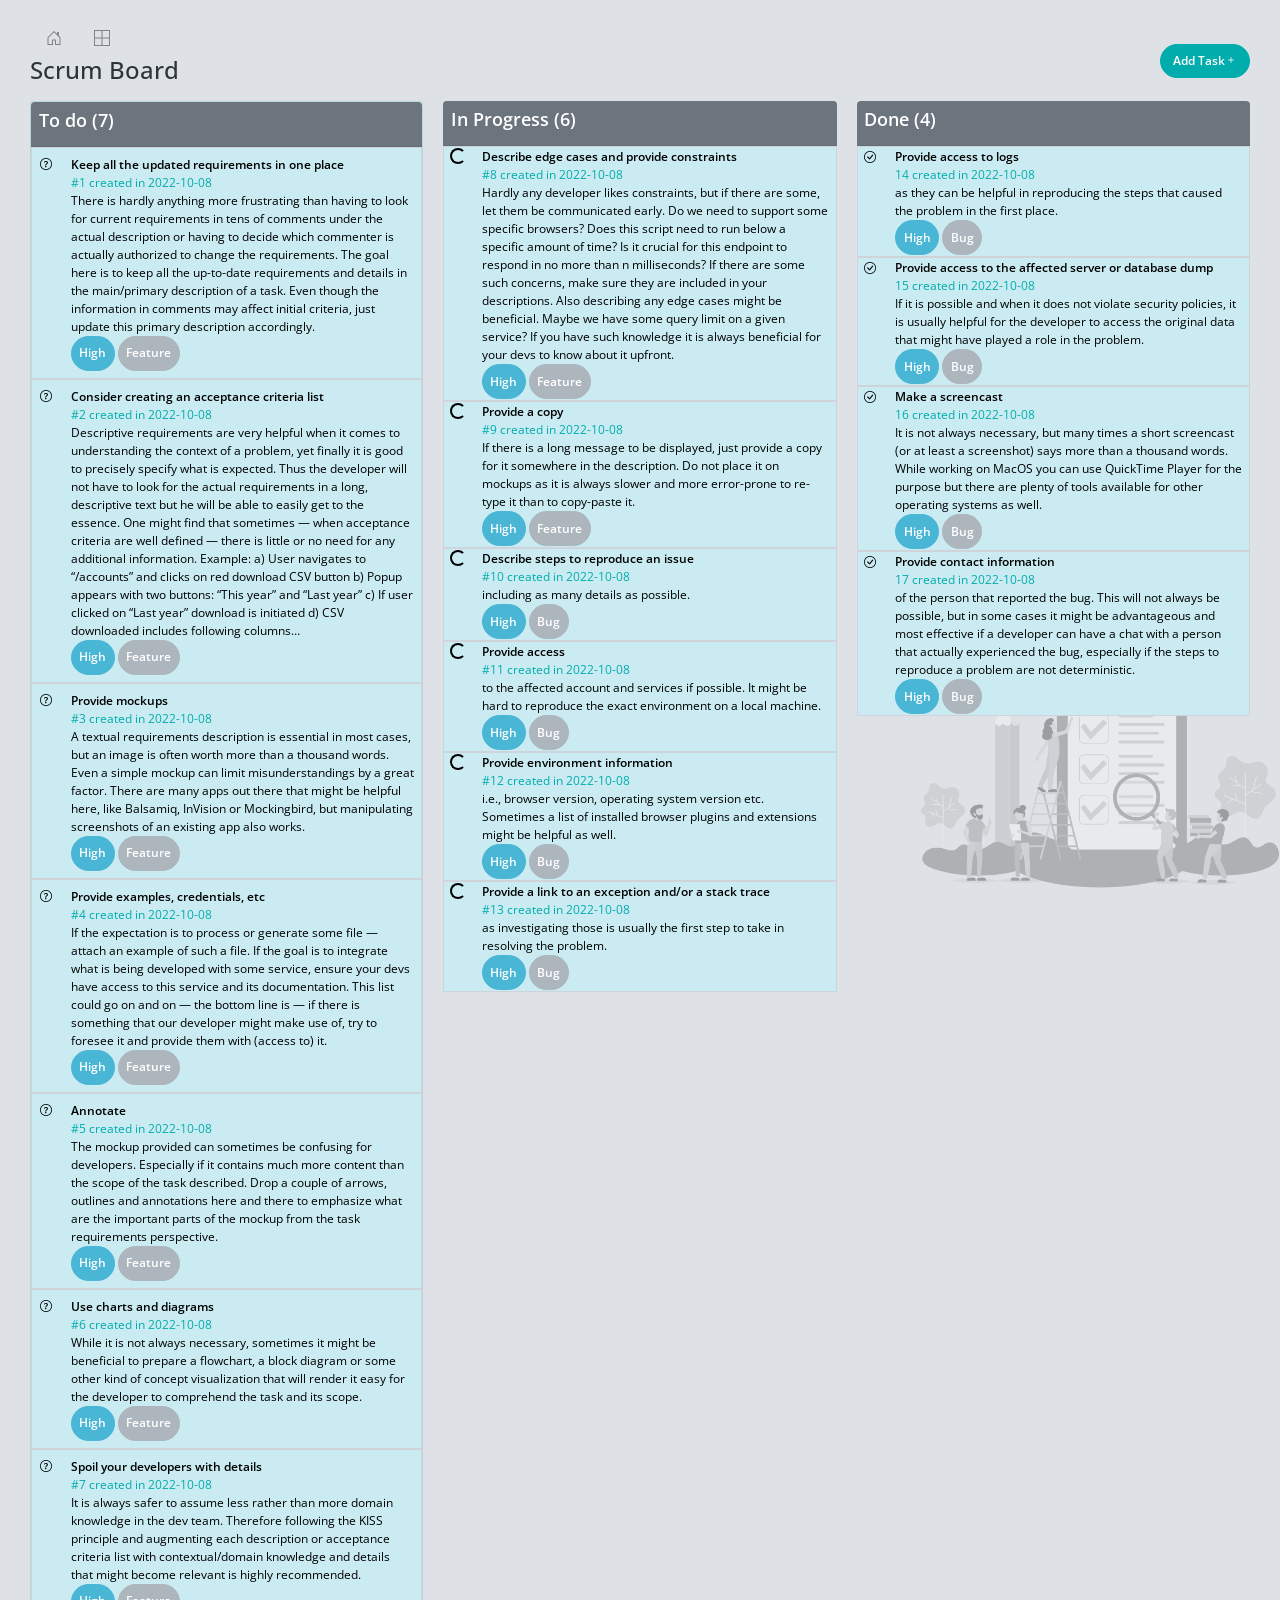
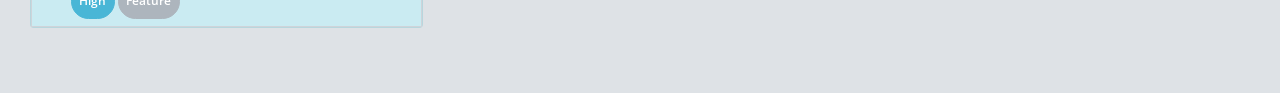
<file: index.html>
<!DOCTYPE html>
<html lang="en" >
<head>
	<meta charset="utf-8" />
	<title>YouCode | Scrum Board</title>
	<meta content="width=device-width, initial-scale=1.0, maximum-scale=1.0, user-scalable=no" name="viewport" />
	<meta content="" name="description" />
	<meta content="" name="author" />		
	<!-- ================== BEGIN core-css ================== -->
	<link href="https://fonts.googleapis.com/css?family=Open+Sans:300,400,600,700" rel="stylesheet" />
	<link href="assets/css/vendor.min.css" rel="stylesheet" />
	<link href="assets/css/default/app.min.css" rel="stylesheet" />
	<link href="assets/css/style.css" rel="stylesheet" />
	<link rel="stylesheet" href="https://cdn.jsdelivr.net/npm/bootstrap-icons@1.9.1/font/bootstrap-icons.css">
	<!-- ================== END core-css ================== -->
</head>
<body>

	<!-- BEGIN #app -->
	<div id="app" class="app-without-sidebar">
		<!-- BEGIN #content -->
		<div id="content" class="app-content main-style">
			<div class="d-flex justify-content-between">
				<div>
					<ol class="nav">
						<li class=""><a class="nav-link" href="javascript:;"><svg xmlns="http://www.w3.org/2000/svg" width="16" height="16" fill="currentColor" class="bi bi-house-door" viewBox="0 0 16 16">
							<path d="M8.354 1.146a.5.5 0 0 0-.708 0l-6 6A.5.5 0 0 0 1.5 7.5v7a.5.5 0 0 0 .5.5h4.5a.5.5 0 0 0 .5-.5v-4h2v4a.5.5 0 0 0 .5.5H14a.5.5 0 0 0 .5-.5v-7a.5.5 0 0 0-.146-.354L13 5.793V2.5a.5.5 0 0 0-.5-.5h-1a.5.5 0 0 0-.5.5v1.293L8.354 1.146zM2.5 14V7.707l5.5-5.5 5.5 5.5V14H10v-4a.5.5 0 0 0-.5-.5h-3a.5.5 0 0 0-.5.5v4H2.5z"/>
						  </svg></a></li>
						<li class=""><a class="nav-link" href=""><svg xmlns="http://www.w3.org/2000/svg" width="16" height="16" fill="currentColor" class="bi bi-border-all" viewBox="0 0 16 16">
							<path d="M0 0h16v16H0V0zm1 1v6.5h6.5V1H1zm7.5 0v6.5H15V1H8.5zM15 8.5H8.5V15H15V8.5zM7.5 15V8.5H1V15h6.5z"/>
						  </svg></a></li>
					</ol>
					<!-- BEGIN page-header -->
					<h1 class="page-header">
						Scrum Board 
					</h1>
					<!-- END page-header -->
				</div>
				
				<div class="d-flex align-items-center">
					<button class="btn btn-success  rounded-pill"data-bs-toggle="modal" data-bs-target="#exampleModal" onclick="saveButon()"> Add Task<i class="bi bi-plus"></i></button>
				</div>
			</div>
			
			<div class="row">
				<div class="col-sm-12 col-md-6 col-lg-4">
					<div class="card mb-5">
						<div class="card-header p-2 text-white rounded-top bg-secondary">
							<h4 class="">To do (<span id="to-do-tasks-count"></span>)</h4>

						</div>
						<div class="" id="to_do">
							<!-- TO DO TASKS HERE  -->
							<button class="p-2 d-flex text-start border w-100" style="background-color:#CAEBF2;">
								<div class="col-md-1">
									<i class="bi bi-question-circle"></i> 
								</div>
								<div class="col-md-11">
									<div class="fw-bold">Keep all the updated requirements in one place</div>
									<div class="">
										<div class="text-success">#1 created in 2022-10-08</div>
										<div class="" title="There is hardly anything more frustrating than having to look for current requirements in tens of comments under the actual description or having to decide which commenter is actually authorized to change the requirements. The goal here is to keep all the up-to-date requirements and details in the main/primary description of a task. Even though the information in comments may affect initial criteria, just update this primary description accordingly.">There is hardly anything more frustrating than having t...</div>
									</div>
									<div class="">
										<span class="btn btn-info rounded-pill p-2">High</span>
										<span class="btn btn-gray-500 rounded-pill p-2">Feature</span>
									</div>
								</div>
							</button>
							<button class="d-flex text-start border w-100" style="background-color:#CAEBF2;">
								<div class="col-md-1">
									<i class="bi bi-question-circle"></i> 
								</div>
								<div class="col-md-11">
									<div class="fw-bold">Consider creating an acceptance criteria list</div>
									<div class="">
										<div class="text-success">#2 created in 2022-10-08</div>
										<div class="" title="Descriptive requirements are very helpful when it comes to understanding the context of a problem, yet finally it is good to precisely specify what is expected. Thus the developer will not have to look for the actual requirements in a long, descriptive text but he will be able to easily get to the essence. One might find that sometimes — when acceptance criteria are well defined — there is little or no need for any additional information. Example:
						a) User navigates to “/accounts” and clicks on red download CSV button
						b) Popup appears with two buttons: “This year” and “Last year”
						c) If user clicked on “Last year” download is initiated
						d) CSV downloaded includes following columns…">Descriptive requirements are very helpful when it comes...</div>
									</div>
									<div class="">
										<span class="btn btn-info rounded-pill p-2">High</span>
										<span class="btn btn-gray-500 rounded-pill p-2"">Feature</span>
									</div>
								</div>
							</button>
							 <button class="d-flex text-start border w-100" style="background-color:#CAEBF2;">
								<div class="col-md-1">
									<i class="bi bi-question-circle"></i> 
								</div>
								<div class="col-md-11">
									<div class="fw-bold"">Provide examples, credentials, etc</div>
									<div class="">
										<div class="text-success">#3 created in 2022-10-08</div>
										<div class="" title="If the expectation is to process or generate some file — attach an example of such a file. If the goal is to integrate what is being developed with some service, ensure your devs have access to this service and its documentation. This list could go on and on — the bottom line is — if there is something that our developer might make use of, try to foresee it and provide them with (access to) it.">If the expectation is to process or generate some file ...</div>
									</div>
									<div class="">
										<span class="btn btn-info rounded-pill p-2">High</span>
										<span class="btn btn-gray-500 rounded-pill p-2">Feature</span>
									</div>
								</div>
							</button> 
							 <button class="d-flex text-start border w-100" style="background-color:#CAEBF2;">
								<div class="col-md-1">
									<i class="bi bi-question-circle"></i> 
								</div>
								<div class="col-md-11">
									<div class="fw-bold">Annotate</div>
									<div class="">
										<div class="text-success">#4 created in 2022-10-08</div>
										<div class="" title="The mockup provided can sometimes be confusing for developers. Especially if it contains much more content than the scope of the task described. Drop a couple of arrows, outlines and annotations here and there to emphasize what are the important parts of the mockup from the task requirements perspective.">The mockup provided can sometimes be confusing for deve...</div>
									</div>
									<div class="">
										<span class="btn btn-info rounded-pill p-2">High</span>
										<span class="btn btn-gray-500 rounded-pill p-2">Feature</span>
									</div>
								</div>
							</button> 
							 <button class="d-flex text-start border w-100" style="background-color:#CAEBF2;">
								<div class="col-md-1">
									<i class="bi bi-question-circle"></i> 
								</div>
								<div class="col-md-11">
									<div class="fw-bold"">Use charts and diagrams</div>
									<div class="">
										<div class="text-success">#5 created in 2022-10-08</div>
										<div class="" title="While it is not always necessary, sometimes it might be beneficial to prepare a flowchart, a block diagram or some other kind of concept visualization that will render it easy for the developer to comprehend the task and its scope.">While it is not always necessary, sometimes it might be...</div>
									</div>
									<div class="">
										<span class="btn btn-info rounded-pill p-2">High</span>
										<span class="btn btn-gray-500 rounded-pill p-2">Feature</span>
									</div>
								</div>
							</button> 
						</div>
					</div>
				</div>
				<div class="col-sm-12 col-md-6 col-lg-4">
					<div class="mb-5">
						<div class="card-header p-2 text-white rounded-top bg-secondary">
							<h4 class="">In Progress (<span id="in-progress-tasks-count"></span>)</h4>

						</div>
						<div class="" id="in-progress-tasks">
							<!-- IN PROGRESS TASKS HERE -->
							<button class="d-flex text-start border w-100" style="background-color:#CAEBF2;">
								<div class="col-md-1">
									<i class="spinner-border spinner-border-sm"></i> 
								</div>
								<div class="col-md-11">
									<div class="fw-bold">Describe steps to reproduce an issue</div>
									<div class="">
										<div class="text-success">#6 created in 2022-10-08</div>
										<div class="" title="including as many details as possible.">including as many details as possible.</div>
									</div>
									<div class="">
										<span class="btn btn-info rounded-pill p-2">High</span>
										<span class="btn btn-gray-500 rounded-pill p-2">Bug</span>
									</div>
								</div>
							</button>
							<button class="d-flex text-start border w-100" style="background-color:#CAEBF2;">
								<div class="col-md-1">
									<i class="spinner-border spinner-border-sm"></i> 
								</div>
								<div class="col-md-11">
									<div class="fw-bold"">Provide access</div>
									<div class="">
										<div class="text-success">#7 created in 2022-10-08</div>
										<div class="" title="to the affected account and services if possible. It might be hard to reproduce the exact environment on a local machine.">to the affected account and services if possible. It mi...</div>
									</div>
									<div class="">
										<span class="btn btn-info rounded-pill p-2">High</span>
										<span class="btn btn-gray-500 rounded-pill p-2">Bug</span>
									</div>
								</div>
							</button>
							<button class="d-flex text-start border w-100" style="background-color:#CAEBF2;">
								<div class="col-md-1">
									<i class="spinner-border spinner-border-sm"></i> 
								</div>
								<div class="col-md-11">
									<div class="fw-bold">Provide environment information</div>
									<div class="">
										<div class="text-success">#8 created in 2022-10-08</div>
										<div class="" title="i.e., browser version, operating system version etc. Sometimes a list of installed browser plugins and extensions might be helpful as well.">i.e., browser version, operating system version etc. So...</div>
									</div>
									<div class="">
										<span class="btn btn-info rounded-pill p-2">High</span>
										<span class="btn btn-gray-500 rounded-pill p-2">Bug</span>
									</div>
								</div>
							</button>
							<button class="d-flex text-start border w-100" style="background-color:#CAEBF2;">
								<div class="col-md-1">
									<i class="spinner-border spinner-border-sm"></i> 
								</div>
								<div class="col-md-11">
									<div class="fw-bold"">Provide a link to an exception and/or a stack trace</div>
									<div class="">
										<div class="text-success">#9 created in 2022-10-08</div>
										<div class="" title="as investigating those is usually the first step to take in resolving the problem.">as investigating those is usually the first step to tak...</div>
									</div>
									<div class="">
										<span class="btn btn-info rounded-pill p-2">High</span>
										<span class="btn btn-gray-500 rounded-pill p-2">Bug</span>
									</div>
								</div>
							</button>
						</div>
					</div>
				</div>
				<div class="col-sm-12 col-md-6 col-lg-4">
					<div class="">
						<div class="card-header p-2 text-white rounded-top bg-secondary">
							<h4 class="">Done (<span id="done-tasks-count"></span>)</h4>

						</div>
						<div class="" id="done-tasks">
							<!-- DONE TASKS HERE -->
							<button class="d-flex text-start border w-100" style="background-color:#CAEBF2;">
								<div class="col-md-1">
									<i class="bi bi-check-circle"></i> 
								</div>
								<div class="col-md-11">
									<div class="fw-bold"">Provide access to logs</div>
									<div class="">
										<div class="text-success">#10 created in 2022-10-08</div>
										<div class="" title="as they can be helpful in reproducing the steps that caused the problem in the first place.">as they can be helpful in reproducing the steps that ca...</div>
									</div>
									<div class="">
										<span class="btn btn-info rounded-pill p-2">High</span>
										<span class="btn btn-gray-500 rounded-pill p-2">Bug</span>
									</div>
								</div>
							</button>
							<button class="d-flex text-start border w-100" style="background-color:#CAEBF2;">
								<div class="col-md-1">
									<i class="bi bi-check-circle"></i> 
								</div>
								<div class="col-md-11">
									<div class="fw-bold"">Provide access to the affected server or database dump</div>
									<div class="">
										<div class="text-success">#11 created in 2022-10-08</div>
										<div class="" title="If it is possible and when it does not violate security policies, it is usually helpful for the developer to access the original data that might have played a role in the problem.">If it is possible and when it does not violate security...</div>
									</div>
									<div class="">
										<span class="btn btn-info rounded-pill p-2">High</span>
										<span class="btn btn-gray-500 rounded-pill p-2">Bug</span>
									</div>
								</div>
							</button>
							<button class="d-flex text-start border w-100" style="background-color:#CAEBF2;">
								<div class="col-md-1">
									<i class="bi bi-check-circle"></i> 
								</div>
								<div class="col-md-11">
									<div class="fw-bold"">Make a screencast</div>
									<div class="">
										<div class="text-success">#12 created in 2022-10-08</div>
										<div class="" title="It is not always necessary, but many times a short screencast (or at least a screenshot) says more than a thousand words. While working on MacOS you can use QuickTime Player for the purpose but there are plenty of tools available for other operating systems as well.">It is not always necessary, but many times a short scre...</div>
									</div>
									<div class="">
										<span class="btn btn-info rounded-pill p-2">High</span>
										<span class="btn btn-gray-500 rounded-pill p-2">Bug</span>
									</div>
								</div>
							</button>
							<button  class="d-flex text-start border w-100" style="background-color:#CAEBF2;">
								<div class="col-md-1">
									<i class="bi bi-check-circle"></i> 
								</div>
								<div class="col-md-11">
									<div class="fw-bold"">Provide contact information</div>
									<div class="">
										<div class="text-success">#13 created in 2022-10-08</div>
										<div class="" title="of the person that reported the bug. This will not always be possible, but in some cases it might be advantageous and most effective if a developer can have a chat with a person that actually experienced the bug, especially if the steps to reproduce a problem are not deterministic.">of the person that reported the bug. This will not alwa...</div>
									</div>
									<div class="">
										<span class="btn btn-info rounded-pill p-2">High</span>
										<span class="btn btn-gray-500 rounded-pill p-2">Bug</span>
									</div>
								</div>
							</button>
						</div>
					</div>
				</div>
			</div>
		</div>
		<!-- END #content -->
		
		
		<!-- BEGIN scroll-top-btn -->
		<a href="javascript:;" class="btn btn-icon btn-circle btn-success btn-scroll-to-top" data-toggle="scroll-to-top"><i class="fa fa-angle-up"></i></a>
		<!-- END scroll-top-btn -->
	</div>
	<!-- END #app -->
	
	<!-- TASK MODAL -->
	<!-- <div class="modal fade" id="modal-task"> -->
		<!-- Modal content goes here -->
		<div class="modal fade" id="exampleModal" tabindex="-1" role="dialog" aria-labelledby="exampleModalLabel" aria-hidden="true">
			<div class="modal-dialog" role="document">
			  <div class="modal-content">
				<div class="modal-header bg-secondary text-white">
				  <h5 class="modal-title offset-5" id="exampleModalLabel ">Add task</h5>
				  <button type="button" class="close" data-bs-dismiss="modal" aria-label="Close">
					<span aria-hidden="true">&times;</span>
				  </button>
				</div>
				<div class="modal-body" style="background-color:#CAEBF2;">
					<form id="form">
					  
					  <!-- title -->
					  <div class="form-group mb-3">
						<label class="col-sm-2 col-form-label">Title</label>
						<div class="col-sm-12">
						  <input type="text" class="form-control" id="title">
						</div>
					  </div>
					  
					  <!-- type -->
					  <fieldset class="form-group">
						  <div class="">
							  <legend class="col-form-label col-sm-2 pt-0">Type</legend>
							  <div class="col-sm-10">
								  <div class="form-check m-3">  
									  <input class="checks" type="radio" name="gridRadios" id="gridRadios1" value="Feature" checked>
									  <label class="form-check-label" for="gridRadios1">
									  Feature
									  </label>
								  </div>
								  <div class="form-check m-3">
									<input class="checks" type="radio" name="gridRadios" id="gridRadios2" value="Bug">
									<label class="form-check-label" for="gridRadios2">
									  Bug
									</label>
								  </div>
							  </div>
						  </div>
					  </fieldset>
			  
					  <div class="form-group">
						     <!-- Priority -->
							<label class="col-form-label col-sm-2">Priority</label>
							<select class="form-select mb-3" id="priority">
								<option selected>Please select</option>
								<option value="Low">Low</option>
								<option value="Medium">Medium</option>
								<option value="High">High</option>
								<option value="Critical">Critical</option>
							</select>
							<!-- Statut -->
							<label class="col-form-label col-sm-2">Status</label>
							<select class="form-select mb-3" id="statut">
								<option id="op1">Please select</option>
								<option value="To Do">To Do</option>
								<option value="In Progress">In Progress</option>
								<option value="Done">Done</option>
							</select>
						  <!-- date -->
						  <div class="d-flex flex-column">
							  <label class="col-form-label col-sm-2 pt-0">Date</label>
							  <input class="p-2 border-0 mb-3" type="date" id="date" name="trip-start"
									 value="2018-07-22"
								  min="2022-10-01" max="2022-12-31">
						  </div> 
						  <!-- Description -->
						  <div class="form-group">
							  <label class="col-form-label col-sm-2 pt-0">Description</label>
							  <textarea class="form-control mb-3" id="description" rows="3"></textarea>
						  </div>
					  </div>
					
					</form>
				</div>
				<div class="modal-footer">
				  	<button type="submit" class="btn btn-secondary" data-bs-dismiss="modal">Cancel</button>
				  	<button type="submit" class="btn btn-success" data-bs-dismiss="modal" id="update" onclick="updateTask()">Update</button>
				  	<button type="submit" class="btn btn-danger" data-bs-dismiss="modal" onclick="deleteTask()" id="delete">Delete</button>
					<button type="submit" class="btn btn-info ml-10" data-bs-dismiss="modal" id="save" onclick="addTaks()">Save</button>
				</div>
			  </div>
			</div>
		  </div>
	
	<!-- ================== BEGIN core-js ================== -->
	<script src="assets/js/vendor.min.js"></script>
	<script src="assets/js/app.min.js"></script>
	<script src="assets/js/data.js"></script>
	<script src="assets/js/app.js"></script>
	<script>afficher()</script>
	<!-- ================== END core-js ================== -->
</body>
</html>
</file>
<file: assets/css/style.css>
.pace {
    display: none;
}

.main-style {
    min-height: 100vh;
    background: url(../img/cover/cover-scrum-board.png) no-repeat fixed;
    background-size: 360px;
    background-position: right bottom;
}

.card {
    background-color: #CAEBF2;;
}
</file>
